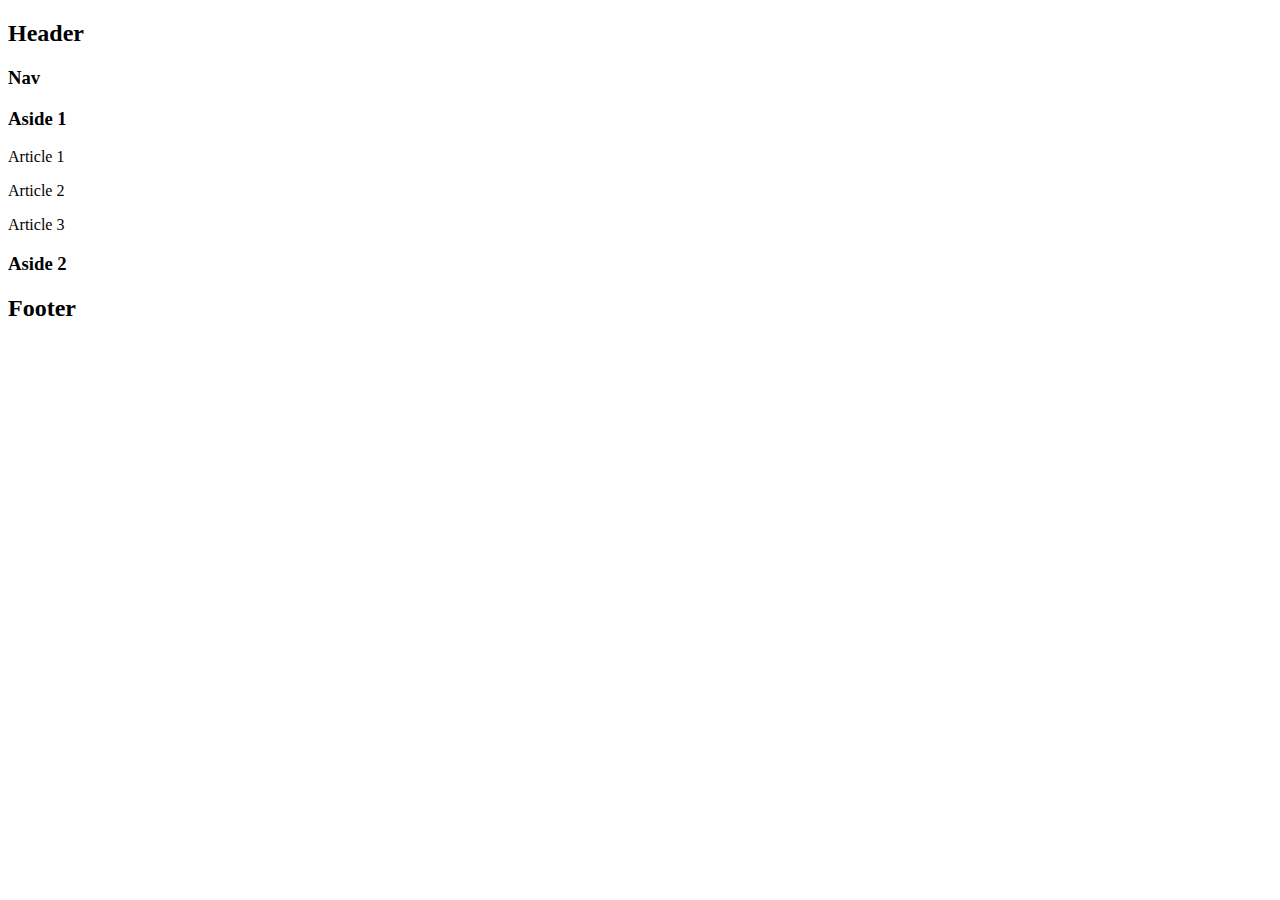
<file: practica-1/index.html>
<!DOCTYPE html>
<html lang="en">
<head>
    <meta charset="UTF-8">
    <meta http-equiv="X-UA-Compatible" content="IE=edge">
    <meta name="viewport" content="width=device-width, initial-scale=1.0">
    <title>Practica 1</title>
</head>
<body>
        <header>
            <h2>Header</h2>
            <nav><h3>Nav</h3></nav>
        </header>

        <main>
        <aside>
            <h3>Aside 1</h3>
        </aside>
            <article>
                <p>Article 1</p>
            </article>
            <article>
                <p>Article 2</p>
            </article>
            <article>
                <p>Article 3</p>
            </article>
        <aside>
            <h3>Aside 2</h3>
        </aside>
    </main>
        <footer><h2>Footer</h2></footer>
</body>
</html>
</file>
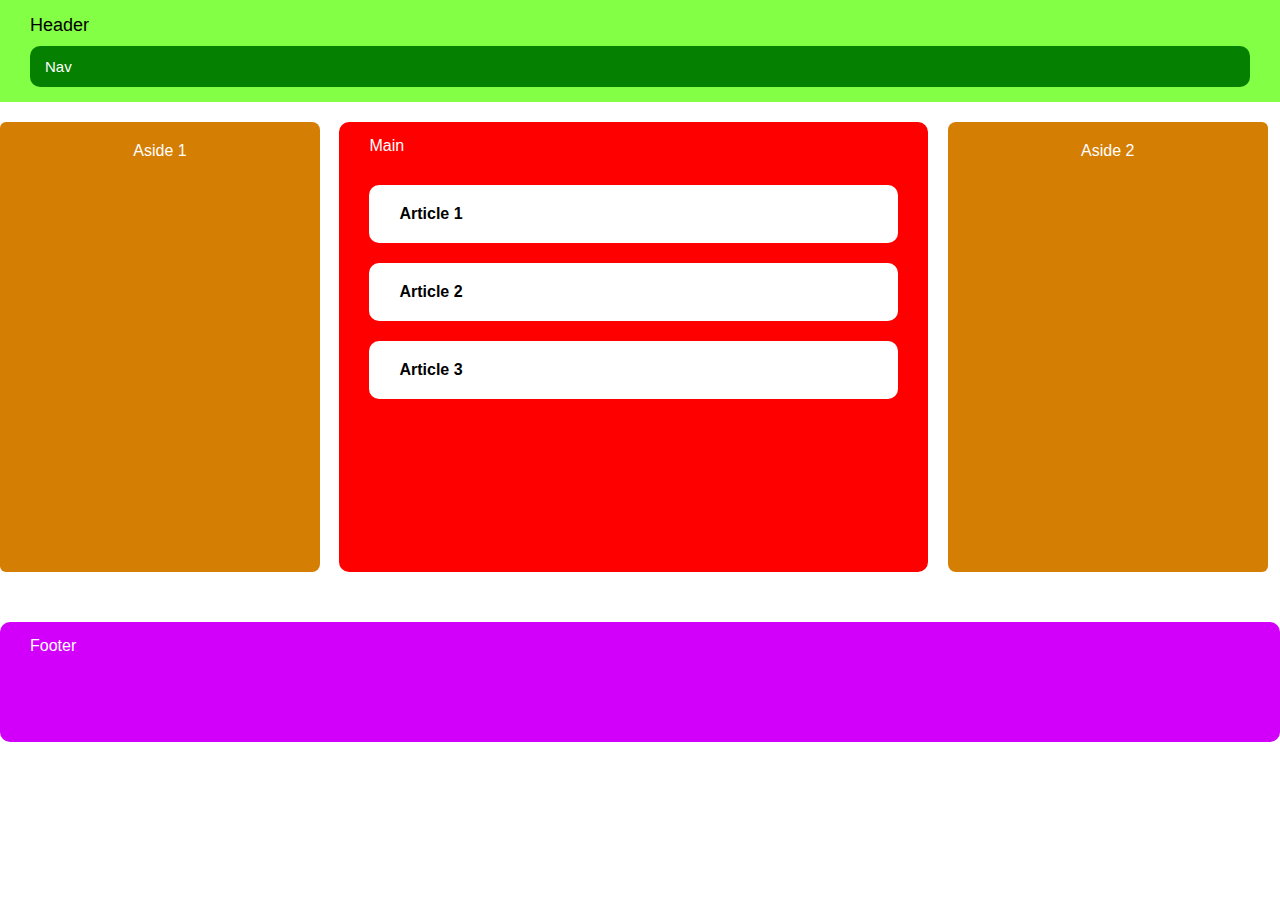
<file: practica-2/index.html>
<!DOCTYPE html>

<html lang="en">
  <head>
    <meta charset="UTF-8" />

    <meta http-equiv="X-UA-Compatible" content="IE=edge" />

    <meta name="viewport" content="width=device-width, initial-scale=1.0" />

    <link rel="stylesheet" href="./styles.css" />

    <title>Practica 2</title>
  </head>

  <body>
    <header class="header">
      <h2>Header</h2>

      <nav class="nav"><h3>Nav</h3></nav>
    </header>

    <aside class="aside-left">
      <h3>Aside 1</h3>
    </aside>

    <main class="main">
      <h4>Main</h4>

      <article class="article">
        <p>Article 1</p>
      </article>

      <article class="article">
        <p>Article 2</p>
      </article>

      <article class="article">
        <p>Article 3</p>
      </article>
    </main>

    <aside class="aside-right">
      <h3>Aside 2</h3>
    </aside>

    <footer><p>Footer</p></footer>
  </body>
</html>
</file>
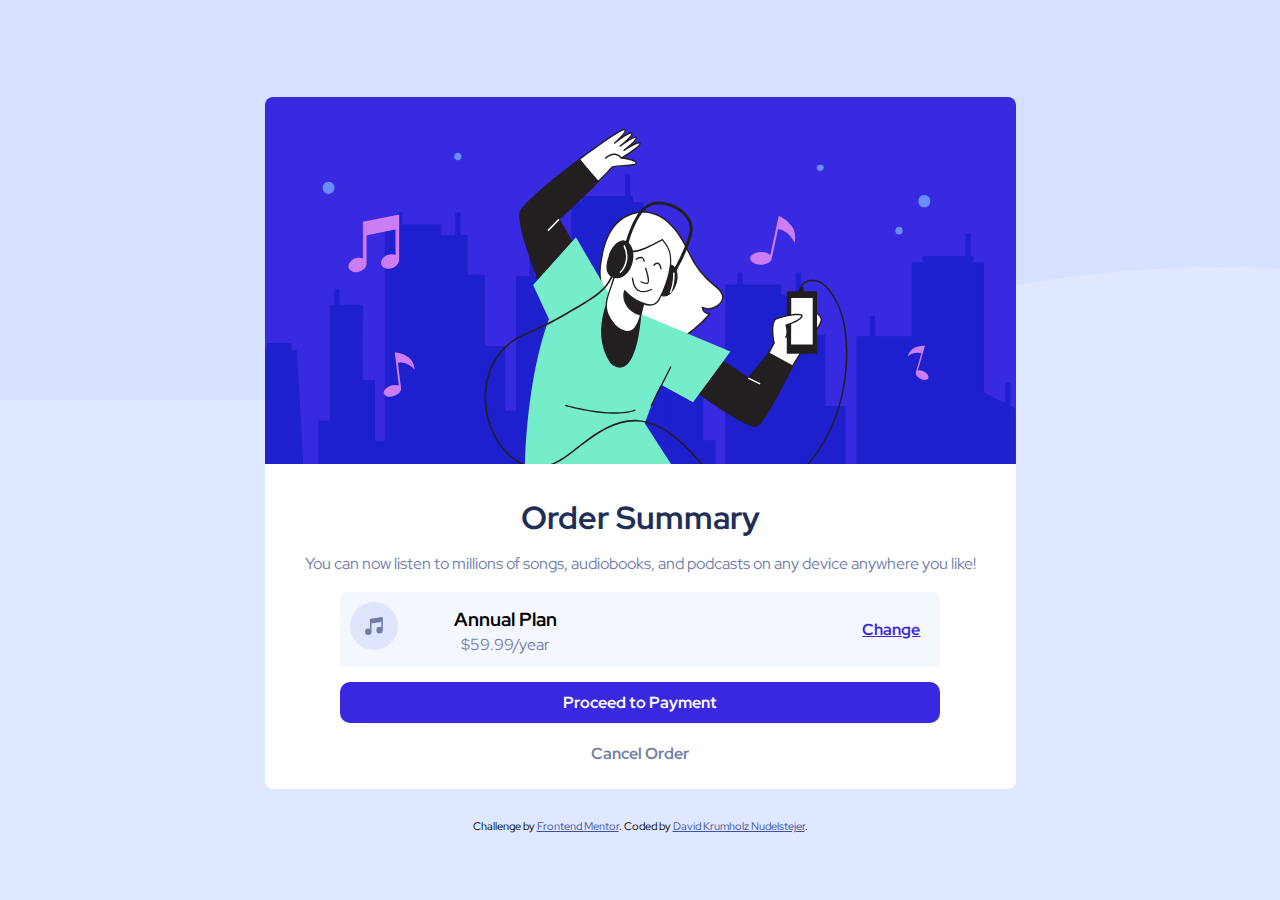
<file: practica-3/index.html>
<!DOCTYPE html>
<html lang="en">
  <head>
    <meta charset="UTF-8" />
    <meta name="viewport" content="width=device-width, initial-scale=1.0" />
    <!-- displays site properly based on user's device -->

    <link
      rel="icon"
      type="image/png"
      sizes="32x32"
      href="./images/favicon-32x32.png"
    />
    <link rel="stylesheet" href="styles.css" />
    <title>Practica 3</title>
  </head>
  <body>
    <div class="bg__img"></div>
    <div class="order__container">
      <img src="./images/illustration-hero.svg" alt="Hero" />
      <h1>Order Summary</h1>

      <p>
        You can now listen to millions of songs, audiobooks, and podcasts on any
        device anywhere you like!
      </p>

      <div class="pricing__container">
        <div class="pricing__section">
          <img src="./images/icon-music.svg" alt="Icon Musc" />
          <div class="pricing__subsection">
            <h3>Annual Plan</h3>
            <p>$59.99/year</p>
          </div>
        </div>
        <button class="pricing__button pricing__change">Change</button>
      </div>

      <div class="pricing__buttons">
        <div class="buttons__container">
          <button class="pricing__button order_payment">
            Proceed to Payment
          </button>
        </div>
        <div class="buttons__container">
          <button class="pricing__button order_cancel">Cancel Order</button>
        </div>
      </div>
    </div>

    <div class="attribution">
      Challenge by
      <a href="https://www.frontendmentor.io?ref=challenge" target="_blank"
        >Frontend Mentor</a
      >. Coded by <a href="#">David Krumholz Nudelstejer</a>.
    </div>
  </body>
</html>
</file>
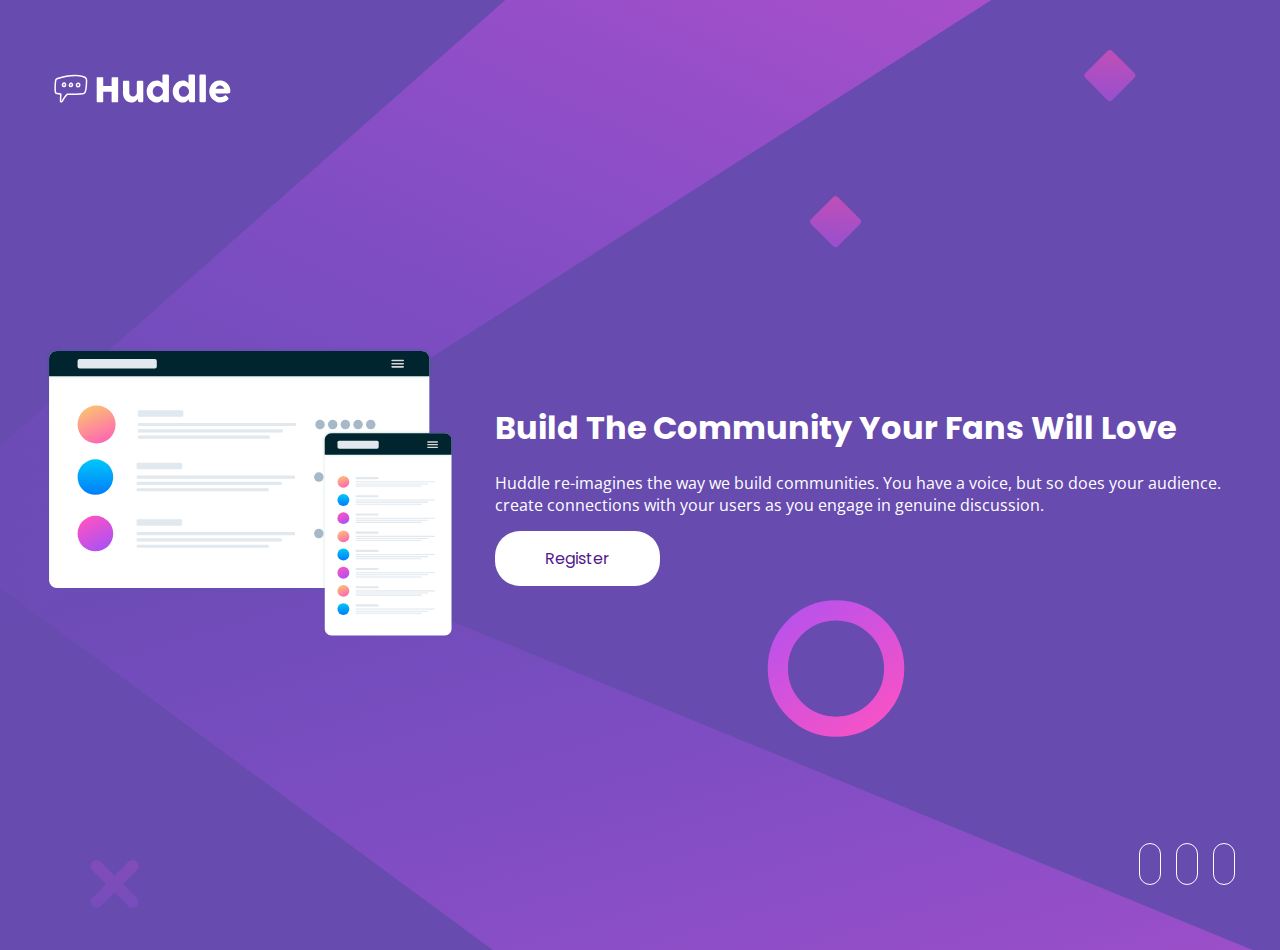
<file: practica-5/index.html>
<!DOCTYPE html>
<html lang="en">
  <head>
    <meta charset="UTF-8" />
    <meta name="viewport" content="width=device-width, initial-scale=1.0" />
    <!-- displays site properly based on user's device -->

    <link
      rel="icon"
      type="image/png"
      sizes="32x32"
      href="./images/favicon-32x32.png"
    />
    <link rel="stylesheet" href="styles.css" />
    <link
      rel="stylesheet"
      href="https://cdnjs.cloudflare.com/ajax/libs/font-awesome/6.4.0/css/all.min.css"
      integrity="sha512-iecdLmaskl7CVkqkXNQ/ZH/XLlvWZOJyj7Yy7tcenmpD1ypASozpmT/E0iPtmFIB46ZmdtAc9eNBvH0H/ZpiBw=="
      crossorigin="anonymous"
      referrerpolicy="no-referrer"
    />
    <title>Practica 5</title>
  </head>
  <body>
    <!-- <div class="main-container">
      <header>
        <img class="header__logo" src="./images/logo.svg" alt="" />
      </header>
      <div class="hero__container">
        <div class="hero__image">
          <img src="./images/illustration-mockups.svg" alt="" />
        </div>
        <div class="hero__information">
          <h1>Build The Community Your Fans Will Love</h1>
          <p>
            Huddle re-imagines the way we build communities. You have a voice, but
            so does your audience. create connections with your users as you
            engage in genuine discussion.
          </p>
          <a class="hero__button" href="#">Register</a>
        </div>
        <div class="hero__social">
          <a href="#">
            <i class="fab fa-facebook"></i>
          </a>
          <a href="#">
            <i class="fab fa-twitter"></i>
          </a>
          <a href="#">
            <i class="fab fa-instagram"></i>
          </a>
        </div>
      </div>
    </div> -->
    <div class="container">
      <div class="wrapper">
        <header class="header">
          <img src="images/logo.svg" alt="">
        </header>
        <div class="main">
          <div class="hero-img"><img src="images/illustration-mockups.svg" alt=""></div>
          <div class="hero-text">
            <h1>Build The Community Your Fans Will Love</h1>
            <p>Huddle re-imagines the way we build communities. You have a voice, but
              so does your audience. create connections with your users as you
              engage in genuine discussion.</p>
            <a class="btn" href="">Register</a>
          </div>
        </div>
        <div class="social">
          <a href=""><i class="fab fa-facebook"></i></a>
          <a href=""><i class="fab fa-twitter"></i></a>
          <a href=""><i class="fab fa-instagram"></i></a>
        </div>
      </div>
    </div>
  </body>
</html>
</file>
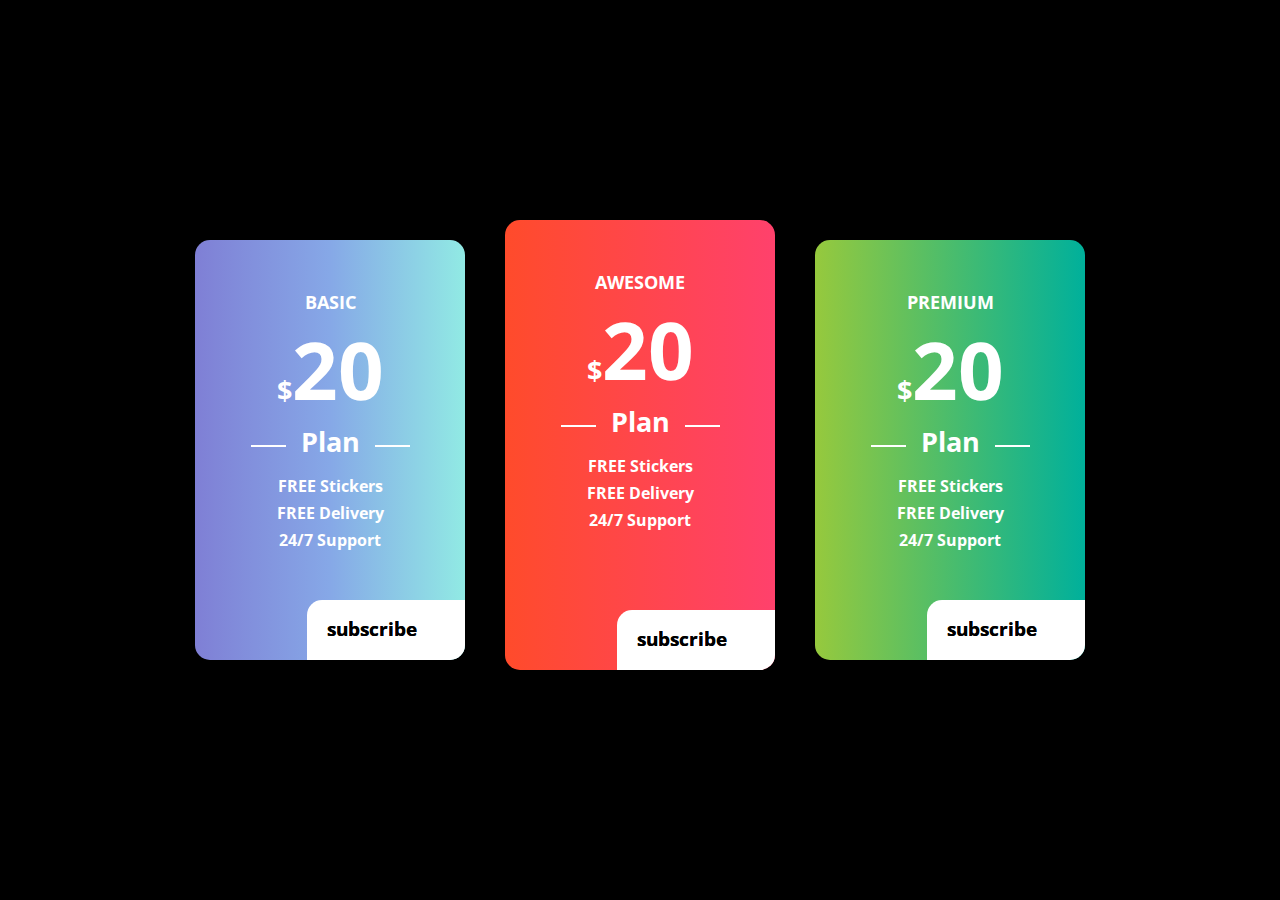
<file: practica4/index.html>
<!DOCTYPE html>
<html lang="en">
<head>
    <meta charset="UTF-8">
    <meta http-equiv="X-UA-Compatible" content="IE=edge">
    <meta name="viewport" content="width=device-width, initial-scale=1.0">
    <link rel="stylesheet" href="styles.css">
    <title>Practica 4</title>
</head>
<body>
    <div class="cards__container">
        <div class="card__container card__container--blue">
            <h5 class="card__type">basic</h5>
            <div class="card__price">
                <span class="card__dollar">$</span>20
            </div>
            <h5 class="card__plan">Plan</h5>
            <ul class="card__details">
                <li>FREE Stickers</li>
                <li>FREE Delivery</li>
                <li>24/7 Support</li>
            </ul>
            <div class="card__button--container">
                <h3 class="card__button">subscribe</h3>
            </div>
        </div>
        <div class="card__container card__container--red">
            <h5 class="card__type">Awesome</h5>
            <div class="card__price">
                <span class="card__dollar">$</span>20
            </div>
            <h5 class="card__plan">Plan</h5>
            <ul class="card__details">
                <li>FREE Stickers</li>
                <li>FREE Delivery</li>
                <li>24/7 Support</li>
            </ul>
            <div class="card__button--container">
                <h3 class="card__button">subscribe</h3>
            </div>
        </div>
        <div class="card__container card__container--green">
            <h5 class="card__type">Premium</h5>
            <div class="card__price">
                <span class="card__dollar">$</span>20
            </div>
            <h5 class="card__plan">Plan</h5>
            <ul class="card__details">
                <li>FREE Stickers</li>
                <li>FREE Delivery</li>
                <li>24/7 Support</li>
            </ul>
            <div class="card__button--container">
                <h3 class="card__button">subscribe</h3>
            </div>
        </div>
    </div>
</body>
</html>
</file>
<file: practica-2/styles.css>
* {
  font-family: Arial, Helvetica, sans-serif;
  margin: 0;
}

.header {
  background-color: #83ff45;
  padding: 15px 30px;
  font-size: 15px;
  margin-bottom: 20px;
}

.header h2 {
  font-size: 18px;
  font-weight: 500;
}

.nav {
  background-color: #068000;
  border-radius: 10px;
  padding: 12px 15px;
  margin-top: 10px;
}

.nav h3 {
  color: #fff;
  font-weight: 500;
  font-size: 15px;
}

.main {
  display: inline-block;
  background-color: #ff0000;
  width: 46%;
  padding: 15px 30px;
  box-sizing: border-box;
  border-radius: 10px;
  height: 50vh;
  margin: 0px 15px;
}

.main h4 {
  font-weight: 500;
  color: #fff;
  margin-bottom: 30px;
}

aside {
  background-color: #d57e04;
  display: inline-block;
  width: 25%;
  vertical-align: top;
  height: 50vh;
}

.main .article {
  background-color: #fff;
  padding: 20px 30px;
  margin: 20px 0px;
  font-weight: 900;
  border-radius: 10px;
}

.main .article p {
  font-family: sans-serif;
}

aside.aside-left {
  border-bottom-right-radius: 8px;
  border-top-right-radius: 8px;
  border-top-left-radius: 6px;
  border-bottom-left-radius: 6px;
  box-sizing: content-box;
}

aside.aside-left h3 {
  color: #fff;
  font-weight: 500;
  font-size: 16px;
  padding: 20px;
  text-align: center;
}

aside.aside-right {
  border-bottom-left-radius: 8px;
  border-top-left-radius: 8px;
  border-top-right-radius: 6px;
  border-bottom-right-radius: 6px;
}

aside.aside-right h3 {
  color: #fff;
  font-weight: 500;
  font-size: 16px;
  padding: 20px;
  text-align: center;
}

footer {
  margin-top: 50px;
  background-color: #d200fb;
  height: 10vh;
  padding: 15px 30px;
  border-radius: 10px;
  color: #fff;
}
</file>
<file: practica-3/styles.css>
@import url('https://fonts.googleapis.com/css2?family=Red+Hat+Display:wght@500;700;900&display=swap');

:root {
    --Pale-blue: #e0e8ff;
--Bright-blue: #3829e0;

--Very-pale-blue: #f5f7ff;
--Desaturated-blue: #7280a7;
--Dark-blue: #1f2f56;
}

* {
    padding: 0;
    margin: 0;
    box-sizing: border-box;
    font-family: 'Red Hat Display', sans-serif;
}

body {
    background-color: #e0e8ff;
    text-align: center;
    display: flex;
    align-items: center;
    justify-content: center;
    height: 100vh;
    flex-direction: column;
}

.bg__img {
    background-image: url(./images/pattern-background-mobile.svg);
    background-repeat: no-repeat;
    background-position: center;
    background-size: cover;
    height: 400px;
    position: absolute;
    top: 0;
    left: 0;
    right: 0;
    bottom: 0;
    z-index: -1;
}

p {
    font-size: 16px;
    color: #7280a7;
    line-height: 1.6;
    margin: 0 40px;
}

.order__container {
    background-color: #fff;
    margin: 30px;
    padding-bottom: 15px;
    border-radius: 8px;
}

.order__container > img {
    width: 100%;
    border-radius: 8px 8px 0 0;
    margin-bottom: 15px;
}

.order__container > h1 {
    color: #1f2f56;
    margin: 12px 0;
}

.order__container > .order__image {
    width: 100%;
}

.pricing__container {
    margin: 15px auto;
    background-color: #f5f7ff;
    width: 80%;
    border-radius: 5px;
    justify-content: space-between;
    display: inline-flex;
    padding: 10px;
}

.pricing__container > .pricing__section > img {
    margin-right: 20px;
}

.pricing__container > .pricing__section > .pricing__subsection {
    display: inline-block;
}

.pricing__button {
    border: none;
    padding: 5px 10px;
    border-radius: 10px;
    font-weight: bold;
    font-size: 16px;
    cursor: pointer;
}

.pricing__button.pricing__change {
    background-color: transparent;
    color: #3829e0;
    text-decoration: underline;
}

.pricing__buttons > .buttons__container > .pricing__button {
    padding: 10px;
    width: 80%;
}

.pricing__buttons > .buttons__container > .pricing__button.order_payment {
    background-color: #3829e0;
    color: #fff;
    margin-bottom: 10px;
}

.pricing__buttons > .buttons__container > .pricing__button.order_cancel {
    background-color: transparent;
    color: #7280a7;
}

.attribution { font-size: 11px; text-align: center; }
.attribution a { color: hsl(228, 45%, 44%); }
</file>
<file: practica-5/styles.css>
@import url('https://fonts.googleapis.com/css2?family=Poppins:wght@400;600&display=swap');
@import url('https://fonts.googleapis.com/css2?family=Open+Sans&display=swap');

* {
    margin: 0;
    padding: 0;
    box-sizing: content-box;
}

body {
    margin: 25px;
    background-image: url("./images/bg-desktop.svg ");
    height: 100vh;
    background-repeat: no-repeat;
    background-size: cover;
    background-color: #674baf;
}

.container {
    max-width: 1320px;
    margin: 0 auto;
    height: 100vh;
}

.wrapper {
    height: 90%;
    display: flex;
    flex-direction: column;
    justify-content: space-between;
    padding: 40px 0;
    margin: 0 20px;
}

.header img {
    width: 190px;
    padding-bottom: 20px;
}

.main {
    display: flex;
    align-items: center;
}

.main > .hero-img {
    margin-right: 40px;
}

.hero-text h1 {
    color: white;
    font-family: 'Poppins', sans-serif;
    margin-bottom: 20px;
}

.hero-text p {
    color: white;
    font-family: 'Open Sans', sans-serif;
    margin-bottom: 15px;
}

.hero-text > .btn {
    display: inline-block;
    font-family: 'Poppins', sans-serif;
    text-decoration: none;
    background-color: white;
    padding: 15px 50px;
    border-radius: 25px;
    transition: all 0.3 ease;
}

.hero-text > .btn:hover {
    background-color: #e882e8;
    color: white;
}

.social {
    text-align: right;
}

.social a i {
    color: white;
    font-size: 18px;
    position: relative;
    border: 1px solid white;
    padding: 10px;
    border-radius: 50px;
    transition: all 0.3s ease;
}

.social a:not(:first-child) {
    margin-left: 15px;
}

.social a i::after {}

.social a i:hover {
    color: #e882e8;
    border: 1px solid #e882e8;
}

@media only screen and (max-width: 1440px) {
    .main > .hero-img img {
        width: 100%;
    }
}

@media only screen and (max-width: 768px) {
    .main {
        flex-direction: column;
        text-align: center;
    }

    .hero-text h1 {
        font-size: 25px;
        margin-top: 20px;
    }

    .social {
        text-align: center;
        margin-top: 20px;
    }
}
</file>
<file: practica4/styles.css>
@import url('https://fonts.googleapis.com/css2?family=Open+Sans:ital,wght@0,300;0,400;0,500;0,600;0,700;0,800;1,300;1,400;1,500;1,600;1,700;1,800&display=swap');

* {
    margin: 0;
    padding: 0;
    box-sizing: content-box;
    font-family: 'Open Sans', sans-serif;
}

body {
    background-color: #000;
}

.cards__container {
    display: flex;
    position: absolute;
    top: 50%;
    left: 50%;
    transform: translate(-50%, -50%);
}

.cards__container > .card__container {
    width: 220px;
    height: 370px;
    padding: 25px;
    border-radius: 15px;
    display: flex;
    flex-direction: column;
    align-items: center;
    position: relative;
    margin: 20px;
    transition: all 0.2s ease-in-out;
    overflow: hidden;
}

.cards__container > .card__container.card__container--blue {
    background-color: #7f7fd5;
    background: linear-gradient(to left, #91eae4, #86a8e7, #7f7fd5);
}

.cards__container > .card__container.card__container--red {
    background-color: #ff416c;
    background: linear-gradient(to right, #ff4b2b, #ff416c);
    height: 400px;
    margin: 0 20px;
}

.cards__container > .card__container.card__container--green {
    background-color: #00b09b;
    background: linear-gradient(to right, #96c93d, #00b09b);
}

.card__type {
    color: white;
    text-transform: uppercase;
    text-align: center;
    margin-top: 25px;
    font-size: 18px;
}

.card__price {
    color: white;
    font-size: 80px;
    font-weight: bold;
    text-align: center;
}

.card__price > .card__dollar {
    font-size: 27px;
}

.card__plan {
    color: white;
    text-align: center;
    font-size: 27px;
    margin-bottom: 15px;
}

.card__plan::before, .card__plan::after {
    width: 35px;
    height: 2px;
    background-color: white;
    content: "";
    display: inline-block;
    margin: 5px 15px;
}

.card__details {
    color: white;
    list-style: none;
    text-align: center;
    font-weight: 700;
}

.card__details li {
    margin-bottom: 5px;
}

.card__button--container {
    cursor: pointer;
    position: absolute;
    width: 250px;
    height: 60px;
    background: white;
    right: -34%;
    bottom: 0;
    transition: all 0.4s ease-in-out;
    border-top-left-radius: 15px;
}

.card__button--container > .card__button {
    text-shadow: 0 0 0;
    text-decoration: none;
    position: absolute;
    left: 8%;
    top: 25%;
    color: black;
    font-size: 1.2rem;
    transition: all 0.4s ease-in-out;
}

.card__button--container:hover {
    transform: scale(1.02);
    width: 100%;
    right: 0;
}
</file>
